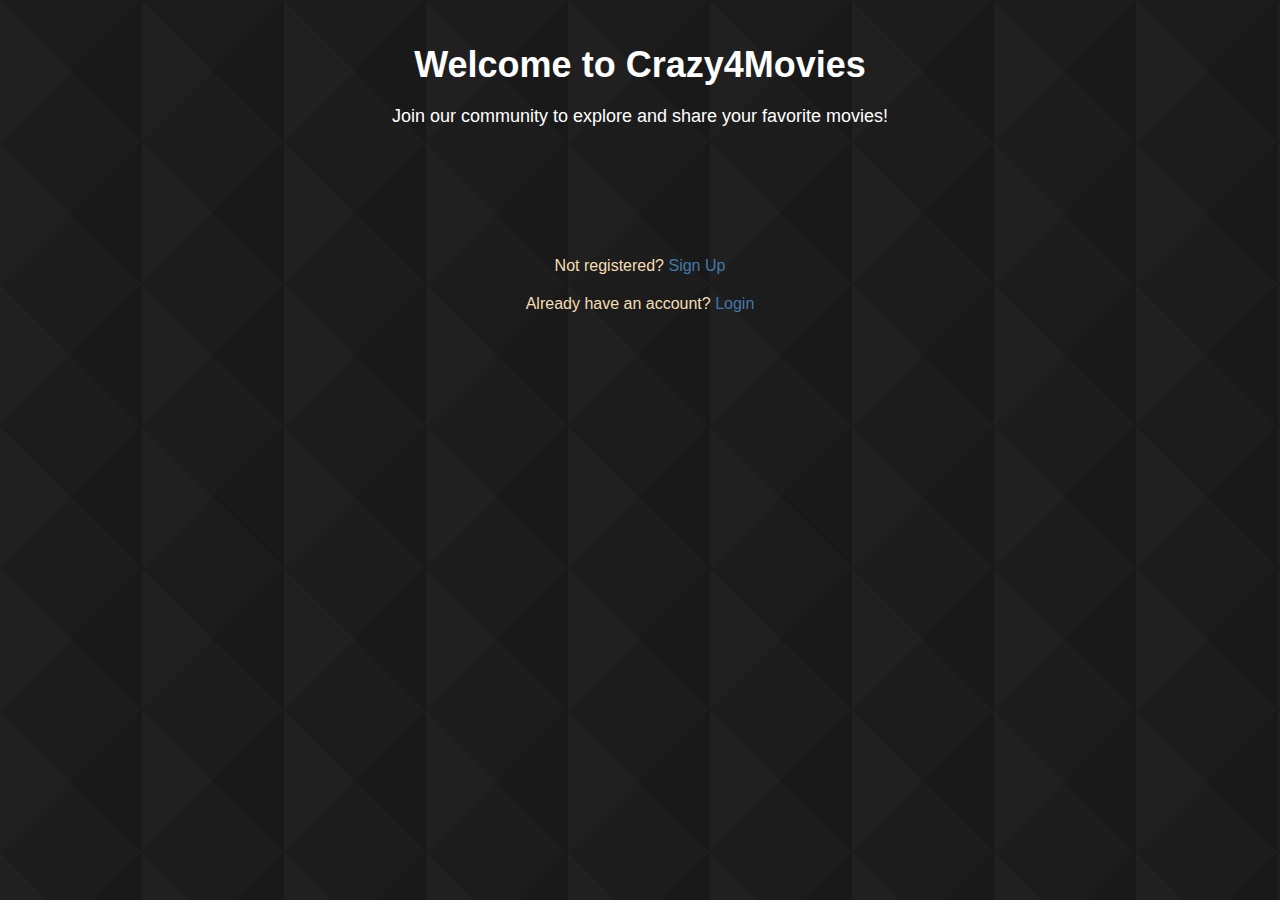
<file: index.html>
<!DOCTYPE html>
<html lang="en">
<head>
    <meta charset="UTF-8">
    <meta name="viewport" content="width=device-width, initial-scale=1.0">
    <title>Movie Review Site</title>
    <link rel="stylesheet" href="index.css">
</head>
<body>
    <div class="container">
        <div class="welcome">
            <h1>Welcome to Crazy4Movies</h1>
            <p>Join our community to explore and share your favorite movies!</p>
        </div>
    </div>
    
    <div class="container">
        <div id="signupForm" class="form-container">
            <h2>Sign Up</h2>
            <form id="signup">
                <input type="text" placeholder="Username" required>
                <input type="email" placeholder="Email" required>
                <input type="password" placeholder="Password" required>
                <button type="submit">Sign Up</button>
            </form>
        </div>
        <div id="loginForm" class="form-container">
            <h2>Login</h2>
            <form id="login">
                <input type="text" placeholder="Username" required>
                <input type="password" placeholder="Password" required>
                <button type="submit">Login</button>
            </form>
        </div>
    </div>

    <div class="container">
        <p>Not registered? <a href="#" id="signupLink">Sign Up</a></p>
        <p>Already have an account? <a href="#" id="loginLink">Login</a></p>
    </div>

    <script src="index.js"></script>
</body>
</html>
</file>
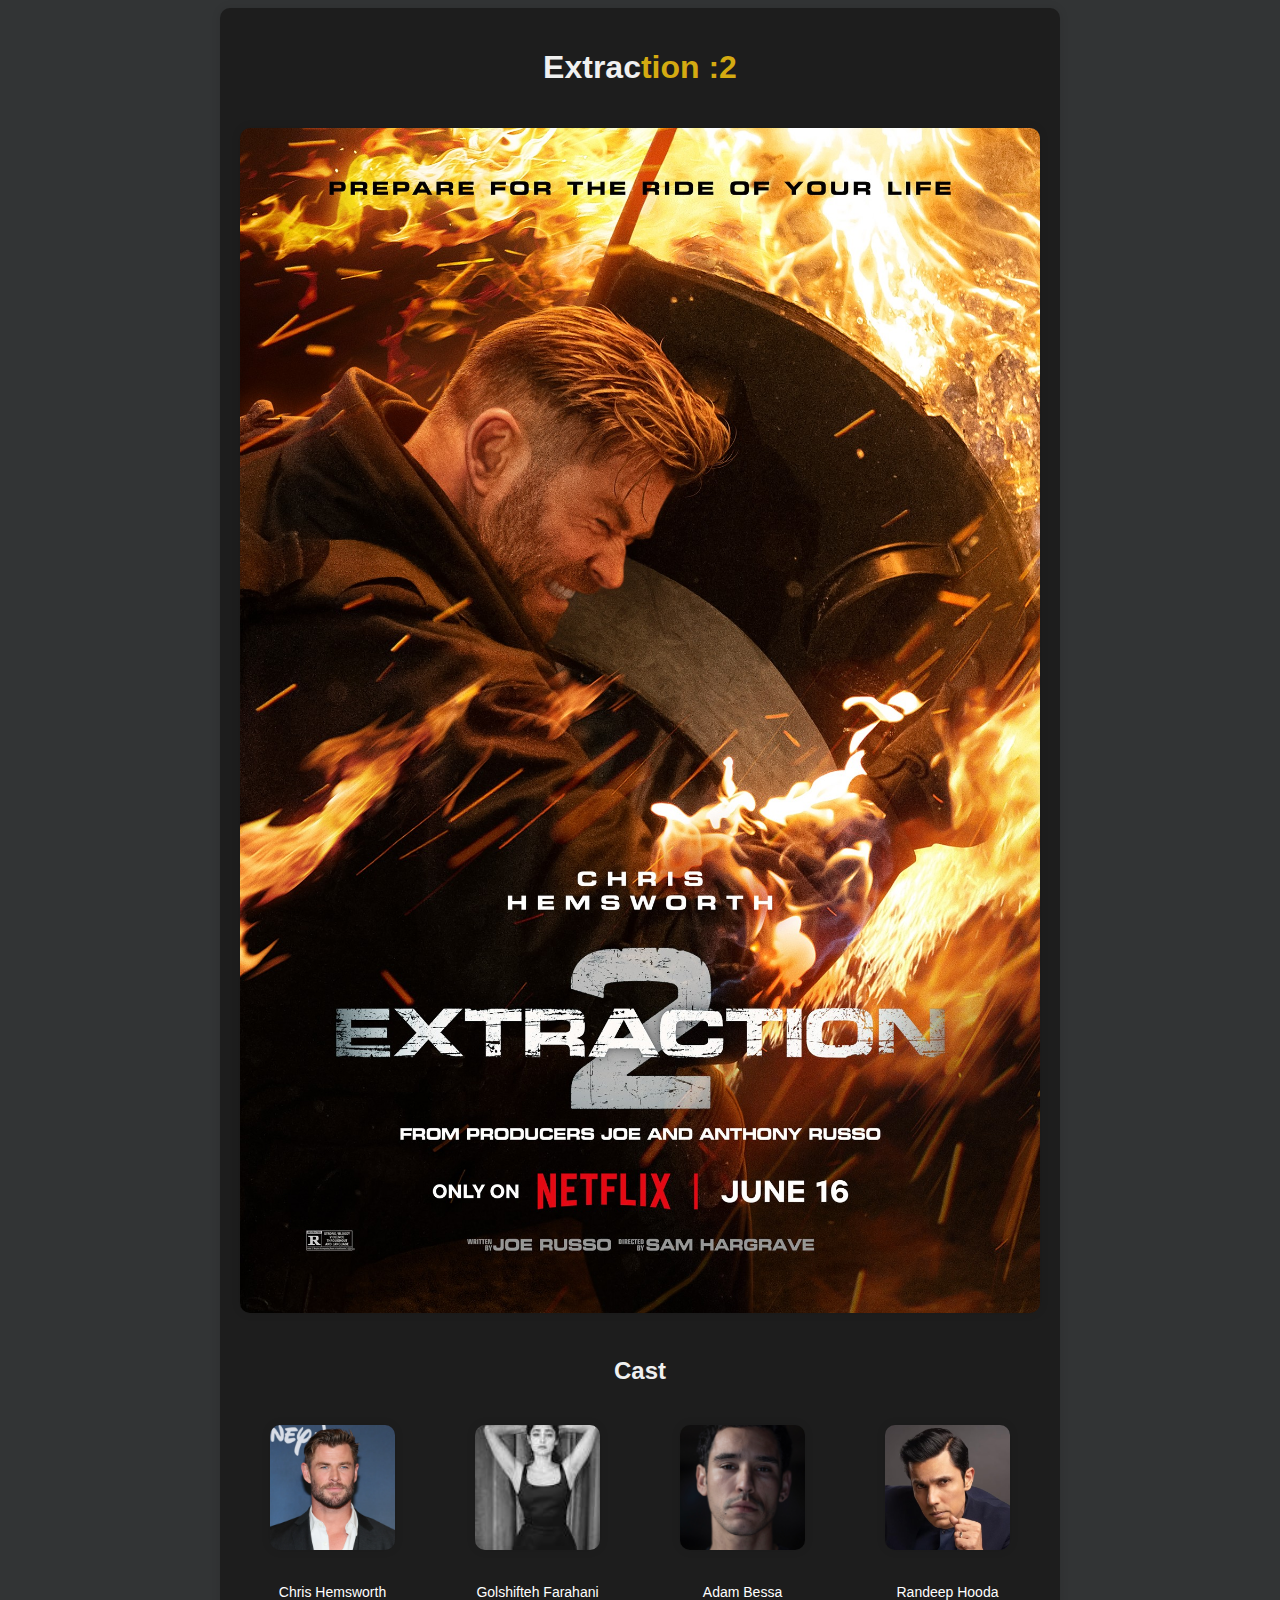
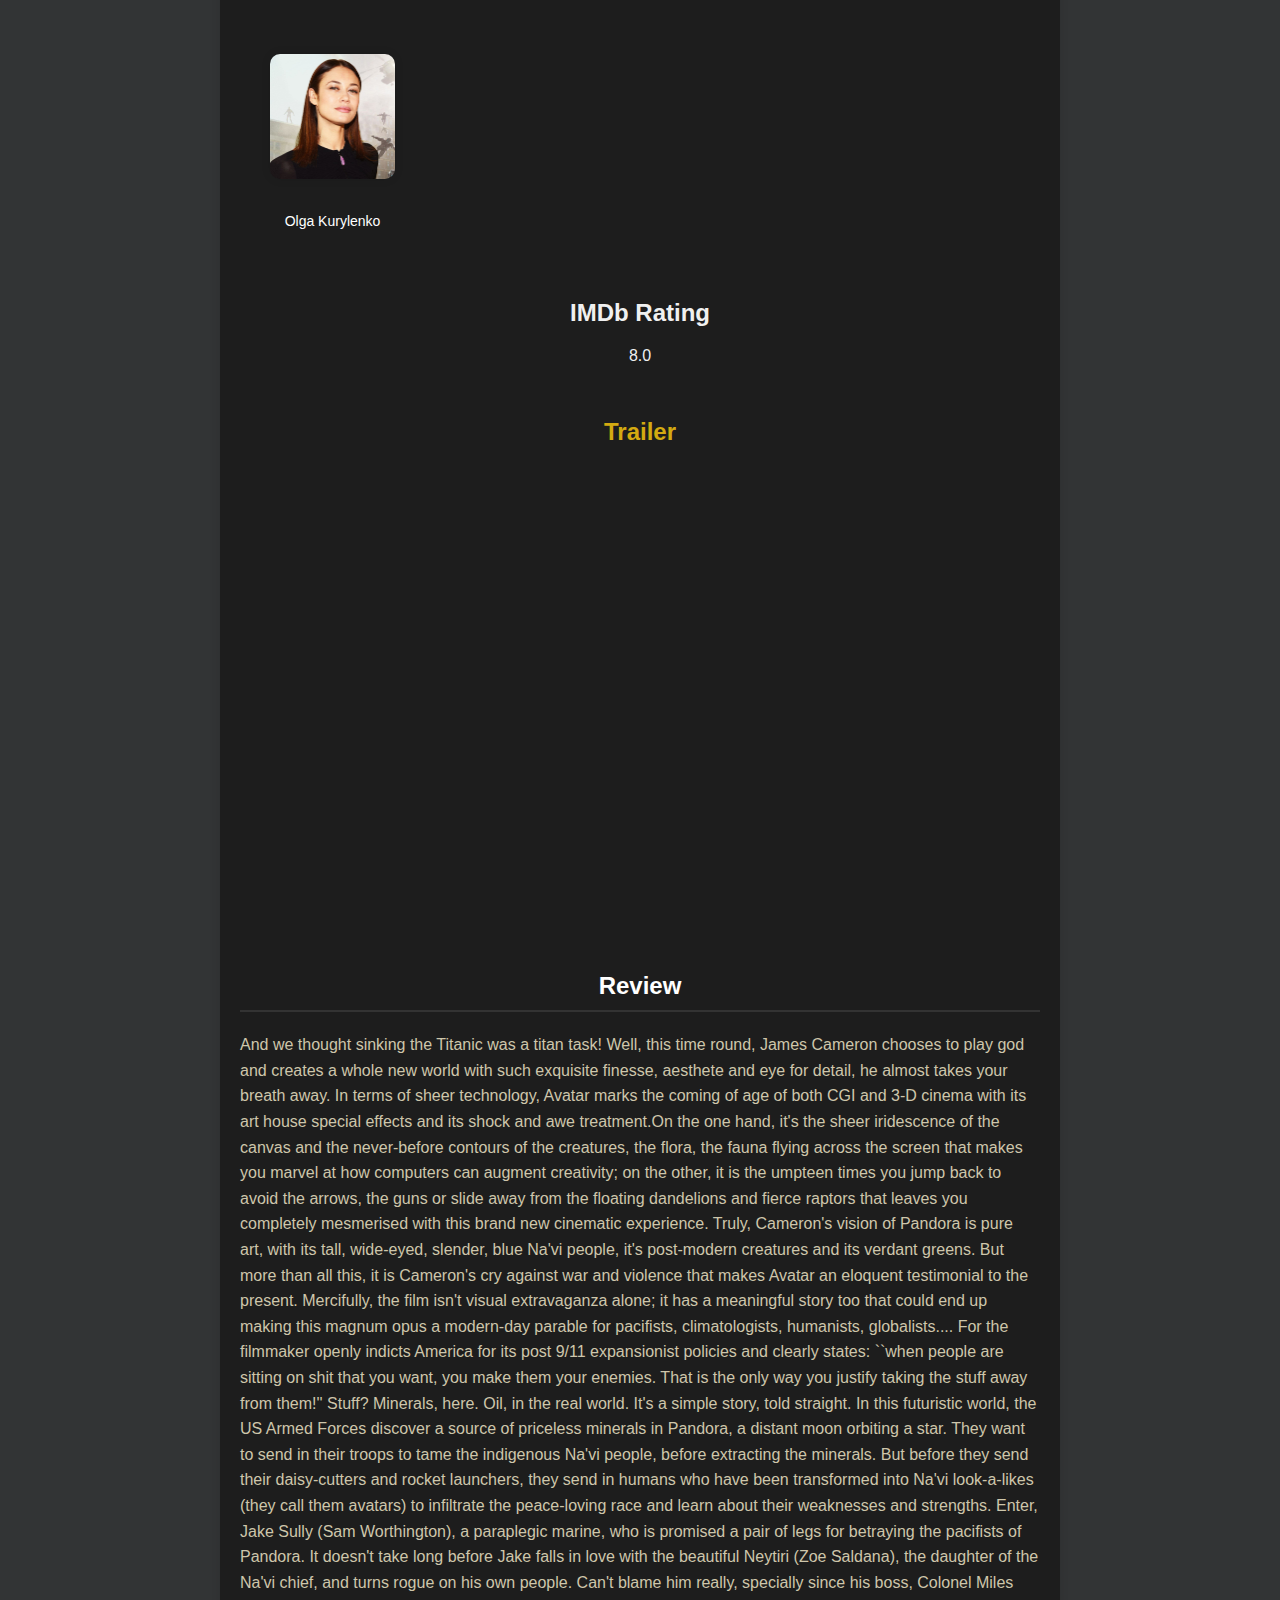
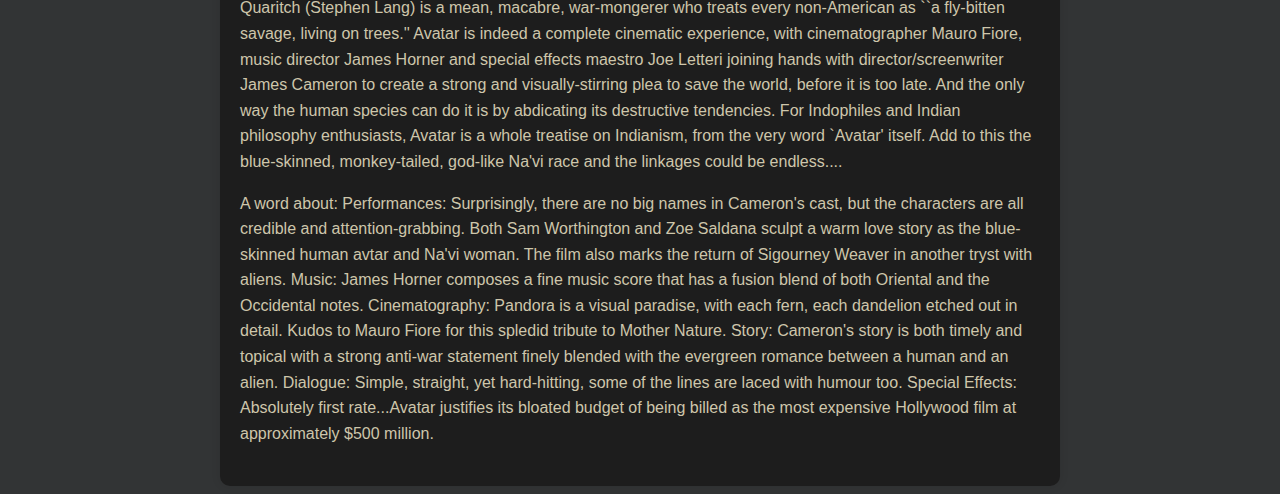
<file: Extraction.html>
<!DOCTYPE html>
<html lang="en">
<head>
  <meta charset="UTF-8">
  <meta name="viewport" content="width=device-width, initial-scale=1.0">
  <title>Movie Review</title>
  <link rel="stylesheet" href="style2.css">
</head>
<body>
    
  <div class="container">
    
    <div class="movie-info">
      <h1>Extrac<span>tion :2</span></h1>
      <img src="/images/Extraciton.cHJkLWVtcy1hc3NldHMvbW92aWVzL2Q1MmE0YWI4LWM2ODItNDU4Ny1iNzk0LTM2NDgzZjVhYWU5Ni5qcGc=" alt="Movie Poster">
      <h2>Cast</h2>
      <!-- Inside the movie-info div -->
<div class="cast-grid">
    <div class="cast-item">
      <img src="/images/chris Hemsworth.webp" alt="Actor 1">
      <p style="color: white;">Chris Hemsworth</p>
    </div>
    <div class="cast-item">
      <img src="/images/Golshifteh Farahani.jpg" alt="Actor 2">
      <p style="color: white;">Golshifteh Farahani</p>
    </div>
    <div class="cast-item">
      <img src="/images/Adam Bessa.jpg" alt="Actor 3">
      <p style="color: white;">Adam Bessa</p>
    </div>
    <div class="cast-item">
        <img src="/images/Randeep Hooda.avif" alt="Actor 3">
        <p style="color: white;">Randeep Hooda</p>
      </div>
      <div class="cast-item">
        <img src="/images/Olga Kurylenko.jpeg" alt="Actor 3">
        <p style="color: white;">Olga Kurylenko</p>
      </div>
  </div>
  <br> <br>
      <h2>IMDb Rating</h2>
      <p id="imdb-rating">8.0</p>
      <br> 

      <div class="trailer">
        <h2>Trailer</h2><br><br>
        <div class="video-container">
            <iframe width="560" height="315" src="https://www.youtube.com/embed/iWx_o5Iatpw?si=PSgul3JH5V7miFzH" title="YouTube video player" frameborder="0" allow="accelerometer; autoplay; clipboard-write; encrypted-media; gyroscope; picture-in-picture; web-share" referrerpolicy="strict-origin-when-cross-origin" allowfullscreen></iframe>      </div>
    <div class="review">
      <h2 style="color: white;">Review</h2>
      <p id="movie-review">
        And we thought sinking the Titanic was a titan task! Well, this time round, James Cameron chooses to play god and creates a whole new world with such exquisite finesse, aesthete and eye for detail, he almost takes your breath away. In terms of sheer technology, Avatar marks the coming of age of both CGI and 3-D cinema with its art house special effects and its shock and awe treatment.On the one hand, it's the sheer iridescence of the canvas and the never-before contours of the creatures, the flora, the fauna flying across the screen that makes you marvel at how computers can augment creativity; on the other, it is the umpteen times you jump back to avoid the arrows, the guns or slide away from the floating dandelions and fierce raptors that leaves you completely mesmerised with this brand new cinematic experience. Truly, Cameron's vision of Pandora is pure art, with its tall, wide-eyed, slender, blue Na'vi people, it's post-modern creatures and its verdant greens.
        But more than all this, it is Cameron's cry against war and violence that makes Avatar an eloquent testimonial to the present. Mercifully, the film isn't visual extravaganza alone; it has a meaningful story too that could end up making this magnum opus a modern-day parable for pacifists, climatologists, humanists, globalists.... For the filmmaker openly indicts America for its post 9/11 expansionist policies and clearly states: ``when people are sitting on shit that you want, you make them your enemies. That is the only way you justify taking the stuff away from them!'' Stuff? Minerals, here. Oil, in the real world.
        It's a simple story, told straight. In this futuristic world, the US Armed Forces discover a source of priceless minerals in Pandora, a distant moon orbiting a star. They want to send in their troops to tame the indigenous Na'vi people, before extracting the minerals. But before they send their daisy-cutters and rocket launchers, they send in humans who have been transformed into Na'vi look-a-likes (they call them avatars) to infiltrate the peace-loving race and learn about their weaknesses and strengths. Enter, Jake Sully (Sam Worthington), a paraplegic marine, who is promised a pair of legs for betraying the pacifists of Pandora. It doesn't take long before Jake falls in love with the beautiful Neytiri (Zoe Saldana), the daughter of the Na'vi chief, and turns rogue on his own people. Can't blame him really, specially since his boss, Colonel Miles Quaritch (Stephen Lang) is a mean, macabre, war-mongerer who treats every non-American as ``a fly-bitten savage, living on trees.''
        Avatar is indeed a complete cinematic experience, with cinematographer Mauro Fiore, music director James Horner and special effects maestro Joe Letteri joining hands with director/screenwriter James Cameron to create a strong and visually-stirring plea to save the world, before it is too late. And the only way the human species can do it is by abdicating its destructive tendencies. For Indophiles and Indian philosophy enthusiasts, Avatar is a whole treatise on Indianism, from the very word `Avatar' itself. Add to this the blue-skinned, monkey-tailed, god-like Na'vi race and the linkages could be endless....
        </p><p>A word about:
        Performances: Surprisingly, there are no big names in Cameron's cast, but the characters are all credible and attention-grabbing. Both Sam Worthington and Zoe Saldana sculpt a warm love story as the blue-skinned human avtar and Na'vi woman. The film also marks the return of Sigourney Weaver in another tryst with aliens.
        Music: James Horner composes a fine music score that has a fusion blend of both Oriental and the Occidental notes.
        Cinematography: Pandora is a visual paradise, with each fern, each dandelion etched out in detail. Kudos to Mauro Fiore for this spledid tribute to Mother Nature.
        Story: Cameron's story is both timely and topical with a strong anti-war statement finely blended with the evergreen romance between a human and an alien.
        Dialogue: Simple, straight, yet hard-hitting, some of the lines are laced with humour too.
        Special Effects: Absolutely first rate...Avatar justifies its bloated budget of being billed as the most expensive Hollywood film at approximately $500 million.
      </p>
    </div>
    
  </div>
  <script src="script.js"></script>
</body>
</html>
</file>
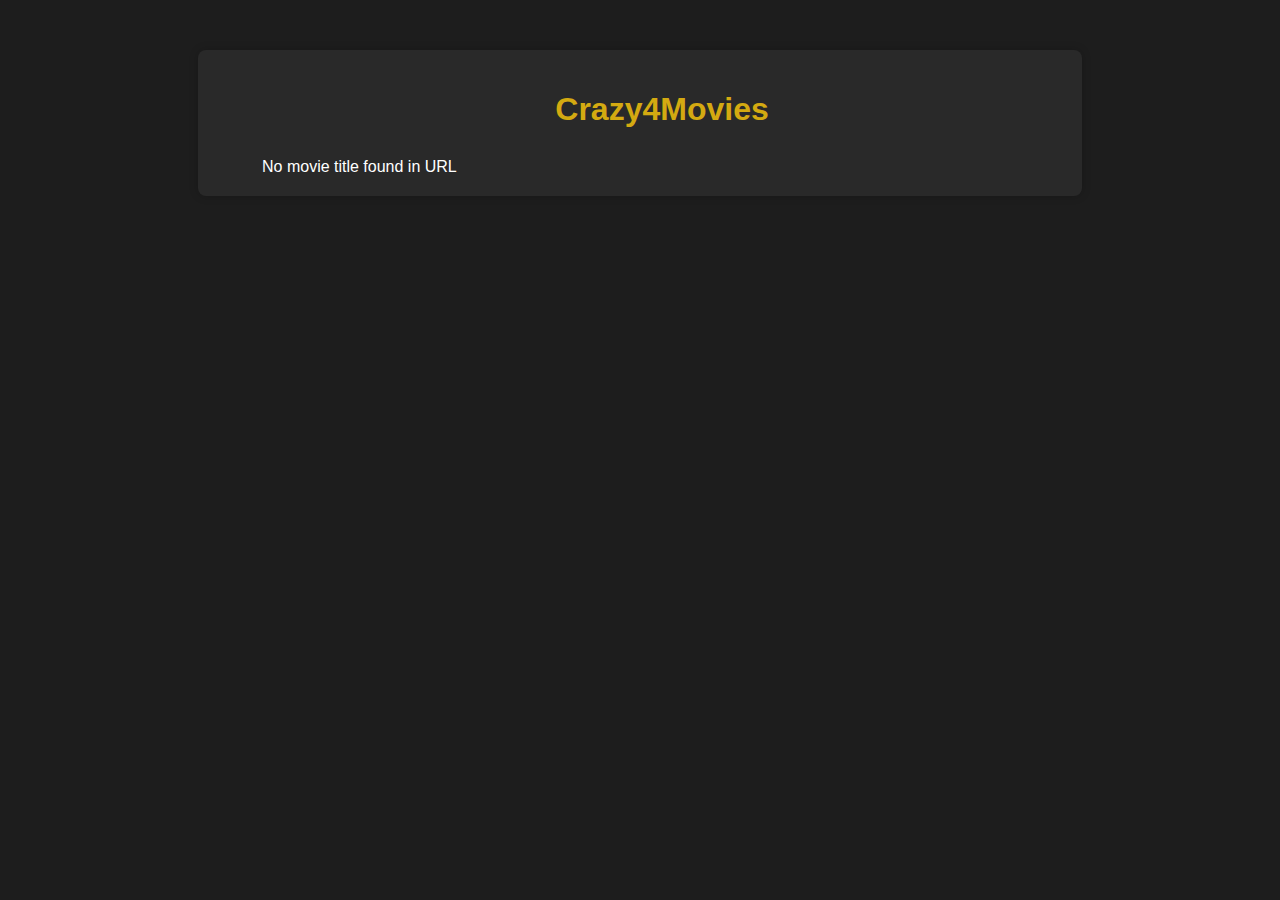
<file: review.html>
<!DOCTYPE html>
<html lang="en">
<head>
    <meta charset="UTF-8">
    <meta name="viewport" content="width=device-width, initial-scale=1.0">
    <title>Movie Review</title>
    <link rel="stylesheet" href="review.css">
</head>
<body>
    <div class="container">
        <h1>Crazy4Movies</h1>
        <div id="reviewDetails"></div>
    </div>

    <script src="review.js"></script>
</body>
</html>
</file>
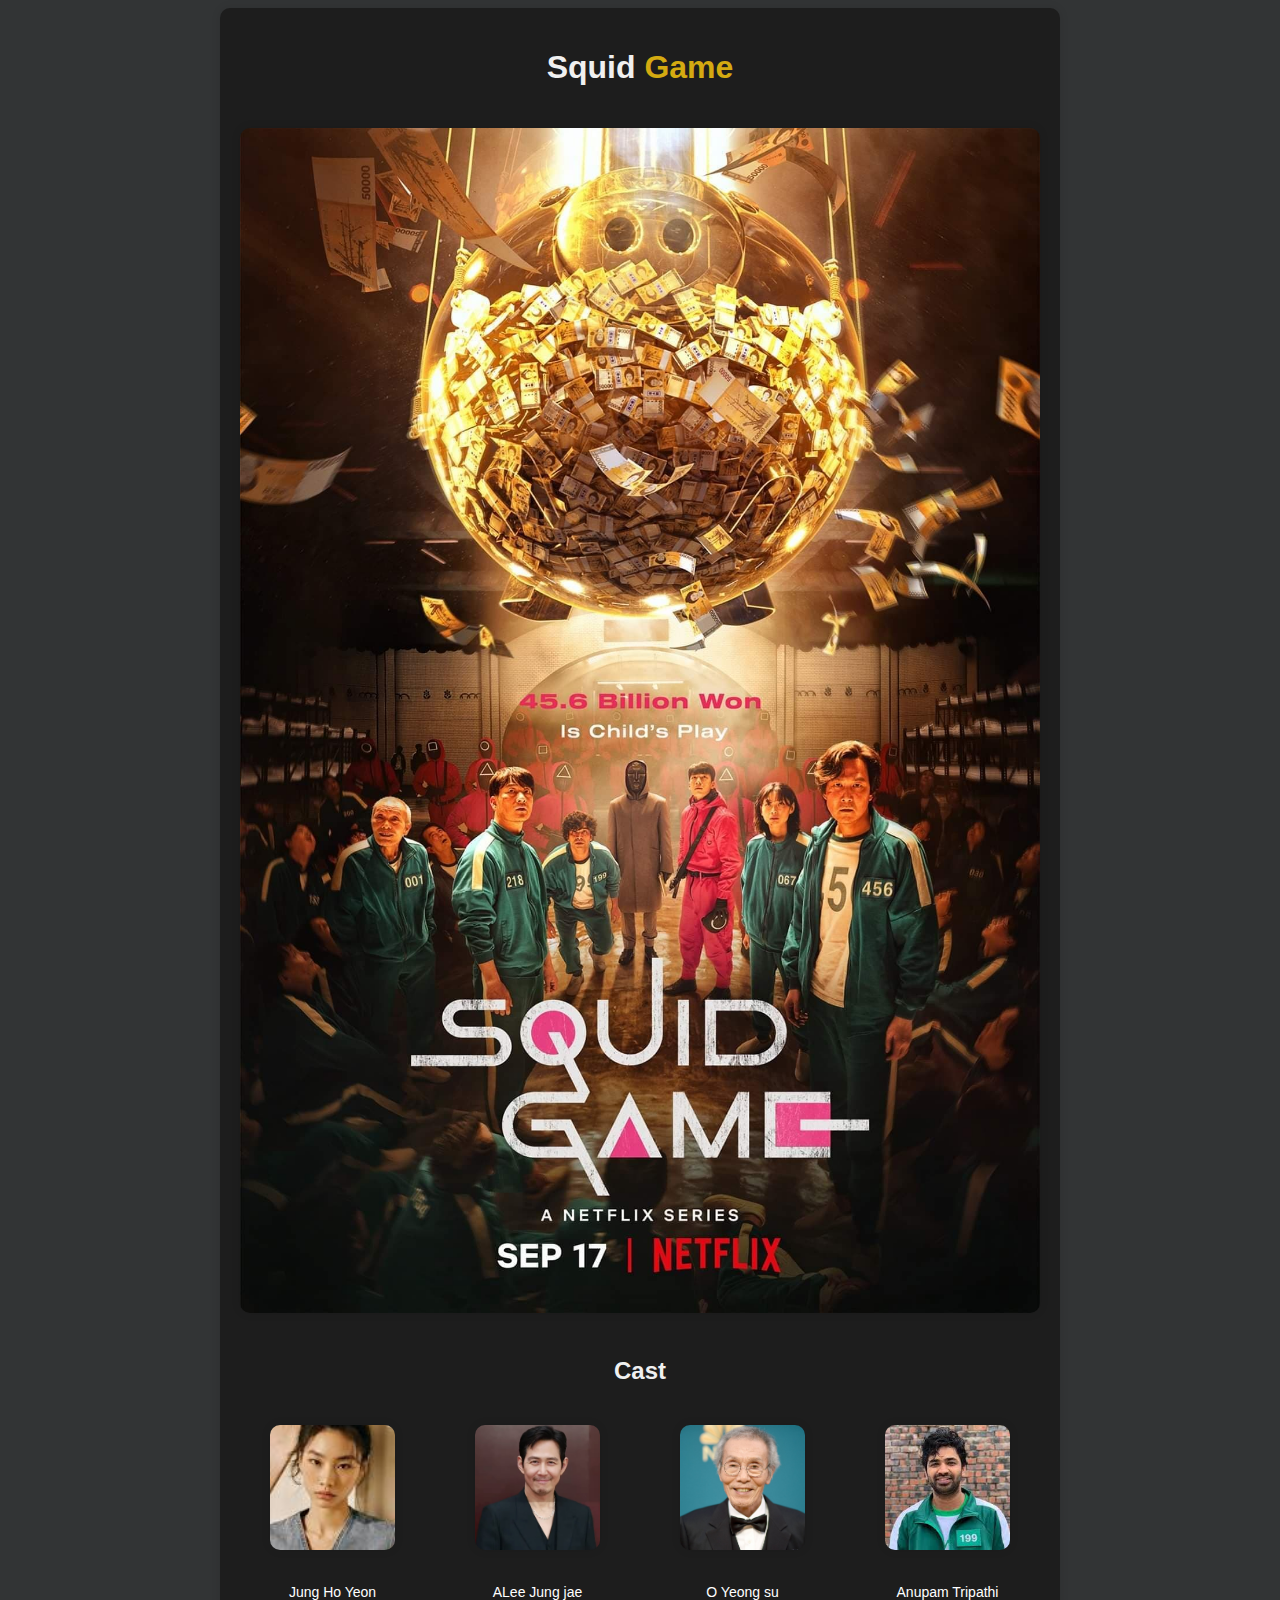
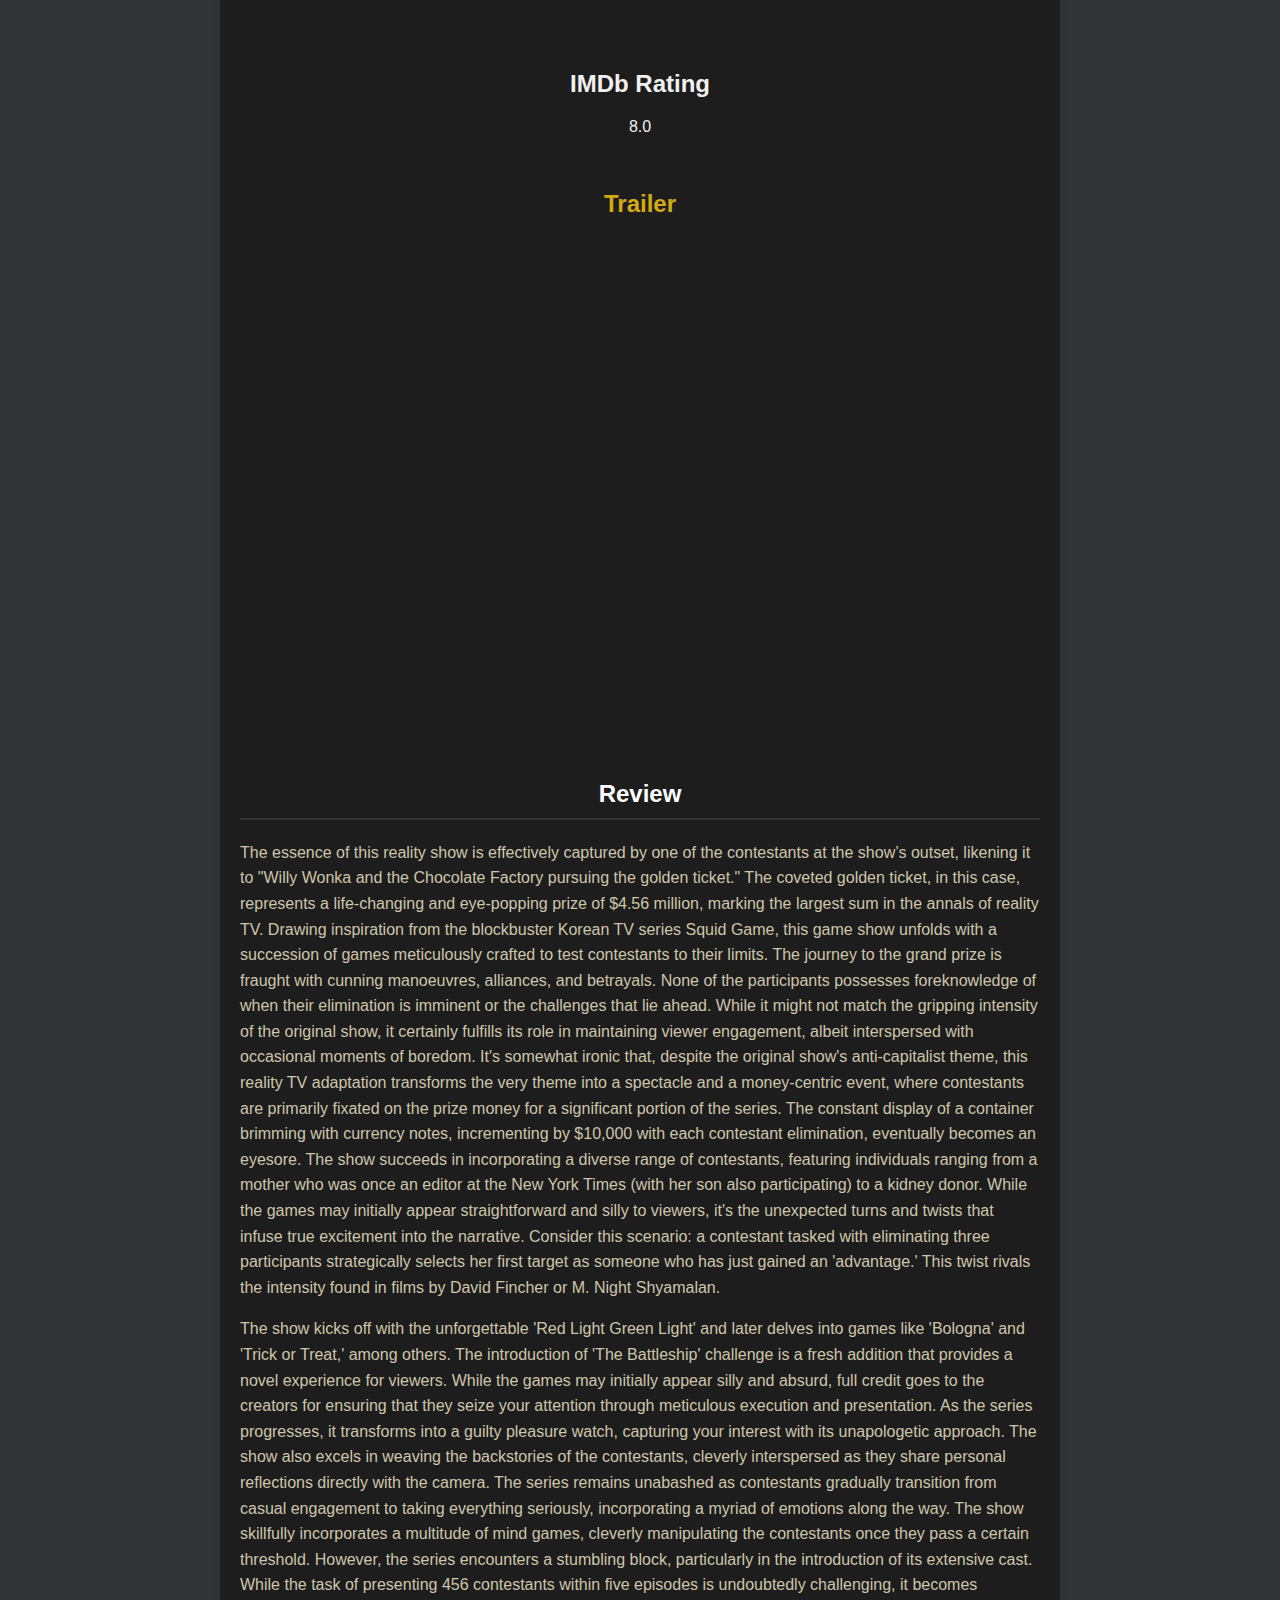
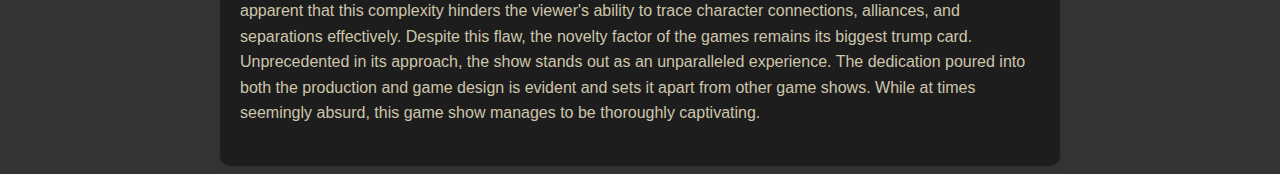
<file: squidgame.html>
<!DOCTYPE html>
<html lang="en">
<head>
  <meta charset="UTF-8">
  <meta name="viewport" content="width=device-width, initial-scale=1.0">
  <title>Movie Review</title>
  <link rel="stylesheet" href="style2.css">
</head>
<body>
    
  <div class="container">
    
    <div class="movie-info">
      <h1>Squid<span> Game</span></h1>
      <img src="/images/squidgame.jpg" alt="Movie Poster">
      <h2>Cast</h2>
      <!-- Inside the movie-info div -->
<div class="cast-grid">
    <div class="cast-item">
      <img src="/images/Jung_Ho_Yeon.jpg" alt="Actor 1">
      <p style="color: white;">Jung Ho Yeon</p>
    </div>
    <div class="cast-item">
      <img src="/images/Lee_Jung-jae.jpg" alt="Actor 2">
      <p style="color: white;">ALee Jung jae</p>
    </div>
    <div class="cast-item">
      <img src="/images/O Yeong-su.jpg" alt="Actor 3">
      <p style="color: white;">O Yeong su</p>
    </div>
    <div class="cast-item">
        <img src="/images/Anupam_Tripathi.jpg" alt="Actor 3">
        <p style="color: white;">Anupam Tripathi</p>
      </div>
  </div>
  <br> <br>
      <h2>IMDb Rating</h2>
      <p id="imdb-rating">8.0</p>
      <br> 

      <div class="trailer">
        <h2>Trailer</h2><br><br>
        <div class="video-container">
          <iframe width="560" height="315" src="https://www.youtube.com/embed/qexxrmahCDg?si=FXWN807hE4fYOF2P" title="YouTube video player" frameborder="0" allow="accelerometer; autoplay; clipboard-write; encrypted-media; gyroscope; picture-in-picture; web-share" referrerpolicy="strict-origin-when-cross-origin" allowfullscreen></iframe>
        </div>
        <br><br>
      </div>
    <div class="review">
      <h2 style="color: white;">Review</h2>
      <p id="movie-review">
        The essence of this reality show is effectively captured by one of the contestants at the show’s outset, likening it to "Willy Wonka and the Chocolate Factory pursuing the golden ticket." The coveted golden ticket, in this case, represents a life-changing and eye-popping prize of $4.56 million, marking the largest sum in the annals of reality TV. Drawing inspiration from the blockbuster Korean TV series Squid Game, this game show unfolds with a succession of games meticulously crafted to test contestants to their limits. The journey to the grand prize is fraught with cunning manoeuvres, alliances, and betrayals. None of the participants possesses foreknowledge of when their elimination is imminent or the challenges that lie ahead. While it might not match the gripping intensity of the original show, it certainly fulfills its role in maintaining viewer engagement, albeit interspersed with occasional moments of boredom.

It's somewhat ironic that, despite the original show's anti-capitalist theme, this reality TV adaptation transforms the very theme into a spectacle and a money-centric event, where contestants are primarily fixated on the prize money for a significant portion of the series. The constant display of a container brimming with currency notes, incrementing by $10,000 with each contestant elimination, eventually becomes an eyesore. The show succeeds in incorporating a diverse range of contestants, featuring individuals ranging from a mother who was once an editor at the New York Times (with her son also participating) to a kidney donor. While the games may initially appear straightforward and silly to viewers, it's the unexpected turns and twists that infuse true excitement into the narrative. Consider this scenario: a contestant tasked with eliminating three participants strategically selects her first target as someone who has just gained an 'advantage.' This twist rivals the intensity found in films by David Fincher or M. Night Shyamalan.

</p><p>The show kicks off with the unforgettable 'Red Light Green Light' and later delves into games like 'Bologna' and 'Trick or Treat,' among others. The introduction of 'The Battleship' challenge is a fresh addition that provides a novel experience for viewers. While the games may initially appear silly and absurd, full credit goes to the creators for ensuring that they seize your attention through meticulous execution and presentation. As the series progresses, it transforms into a guilty pleasure watch, capturing your interest with its unapologetic approach. The show also excels in weaving the backstories of the contestants, cleverly interspersed as they share personal reflections directly with the camera. The series remains unabashed as contestants gradually transition from casual engagement to taking everything seriously, incorporating a myriad of emotions along the way.

The show skillfully incorporates a multitude of mind games, cleverly manipulating the contestants once they pass a certain threshold. However, the series encounters a stumbling block, particularly in the introduction of its extensive cast. While the task of presenting 456 contestants within five episodes is undoubtedly challenging, it becomes apparent that this complexity hinders the viewer's ability to trace character connections, alliances, and separations effectively. Despite this flaw, the novelty factor of the games remains its biggest trump card. Unprecedented in its approach, the show stands out as an unparalleled experience. The dedication poured into both the production and game design is evident and sets it apart from other game shows. While at times seemingly absurd, this game show manages to be thoroughly captivating.
      </p>
    </div>
    
  </div>
  <script src="script.js"></script>
</body>
</html>
</file>
<file: index.css>
/* styles.css */
body {
    margin: 0;
    padding: 0;
    font-family: Arial, sans-serif;
    background-image: linear-gradient(45deg, rgba(187, 187, 187,0.04) 0%, rgba(187, 187, 187,0.04) 50%,rgba(86, 86, 86,0.04) 50%, rgba(86, 86, 86,0.04) 100%),linear-gradient(135deg, rgba(166, 166, 166,0.04) 0%, rgba(166, 166, 166,0.04) 50%,rgba(92, 92, 92,0.04) 50%, rgba(92, 92, 92,0.04) 100%),linear-gradient(90deg, rgb(20,20,20),rgb(20,20,20)); background-size: 142px 142px;    overflow: hidden;
    color: wheat;
}

.container {
    max-width: 800px;
    margin: 0 auto;
    padding: 20px;
    position: relative;
    z-index: 1;
  
    
}

.welcome {
    text-align: center;
    margin-bottom: 30px;
    color: #fff;
}

.welcome h1 {
    font-size: 36px;
    margin-bottom: 10px;
}

.welcome p {
    font-size: 18px;
}

.form-container {
    display: none;
    background-color: rgba(255, 255, 255, 0.9);
    max-width: 300px;
    padding: 20px;
    border-radius: 8px;
    box-shadow: 0 0 10px rgba(0, 0, 0, 0.1);
    margin-left: 27%;
}

.form-container h2 {
    margin-top: 0;
    margin-bottom: 20px;
    text-align: center;
}

.form-container input[type="text"],
.form-container input[type="email"],
.form-container input[type="password"] {
    width: 100%;
    margin-bottom: 20px;
    padding: 10px;
    border: 1px solid #ccc;
    border-radius: 5px;
    box-sizing: border-box;
}

.form-container button {
    width: 100%;
    padding: 10px;
    background-color: #007bff;
    color: #fff;
    border: none;
    border-radius: 5px;
    cursor: pointer;
}

.form-container button:hover {
    background-color: #0056b3;
}

.container p {
    text-align: center;
    margin-top: 20px;
}

.container p a {
    color: #4578ab;
    text-decoration: none;
}

.container p a:hover {
    text-decoration: underline;
}
</file>
<file: style2.css>
body{
    background-color:#323435;
    --dark-color: #171717;
    --light-dark-color: #292929;
    --yellow-color: #d4aa11;
    font-family: 'Inter', sans-serif;
}
.logo{
    
    padding: 1rem 0;
    border-bottom: 1px solid var(--light-dark-color);
}
.logo p{
    font-size: 3rem;
    color: #fff;
    font-weight: bold;
}
.logo p span{
    color: var(--yellow-color);
}

.container {
    max-width: 800px;
    margin: 0 auto;
    padding: 20px;
    background-color: #1d1d1d;
    box-shadow: 0 0 10px rgba(0, 0, 0, 0.1);
    border-radius: 10px;
}

.movie-info {
    text-align: center;
    margin-bottom: 20px;
    color: #f0f0f0;
}

.movie-info img {
    max-width: 100%;
    height: auto;
    margin: 20px auto;
    box-shadow: 0 0 10px rgba(0, 0, 0, 0.1);
    border-radius: 10px;
}

.cast {
    list-style-type: none;
    padding: 0;
    margin: 0;
    text-align: left;
}

.cast li {
    margin-bottom: 8px;
}

.review {
    margin-bottom: 20px;
}

.review h2 {
    border-bottom: 2px solid #333;
    padding-bottom: 10px;
    margin-bottom: 20px;
    color: #333;
}

.review p {
    line-height: 1.6;
    color: rgb(206, 198, 171);
    text-align: left;
}

.trailer {
    text-align: center;
    color: var(--yellow-color);
}

#player {
    width: 100%;
}


.cast-grid {
    display: grid;
    grid-template-columns: repeat(auto-fit, minmax(150px, 1fr));
    grid-gap: 20px;
    justify-content: center;
   
}

.cast-item {
    text-align: center;
    
}

.cast-item img {
    width: 125px; /* Adjust as needed */
    height: 125px; /* Adjust as needed */
    object-fit: cover;
    border-radius: 10px;
    box-shadow: 0 0 10px rgba(0, 0, 0, 0.1);
}

.cast-item p {
    margin-top: 10px;
    font-size: 14px;
    color: #333;
}

.video-container {
    position: relative;
    width: 100%;
    padding-top: 56.25%; /* 16:9 aspect ratio */
}

.video-container iframe {
    position: absolute;
    top: 0;
    left: 0;
    width: 100%;
    height: 100%;
}

span {
    color: #d4aa11;
}
@media screen and (max-width: 400px) {
    .container {
      max-width: 90%;
    }
  }
</file>
<file: review.css>
body {
    background-color: #1d1d1d;
    color: #fff;
    font-family: 'Inter', sans-serif;
    margin: 0;
    padding: 0;
}

.container {
    width: 90%;
    max-width: 800px;
    margin: 50px auto;
    padding: 20px;
    background-color: #292929;
    border-radius: 8px;
    box-shadow: 0 0 10px rgba(0, 0, 0, 0.2);
    padding-left: 5%;
}

h1 {
    font-size: 32px;
    color: #d4aa11;
    margin-bottom: 30px;
    text-align: center;
}

.review-details {
    padding: 20px;
}

.review-details img {
    display: block;
    width: 100%;
    max-width: 100%;
    margin-bottom: 20px;
    border-radius: 8px;
    box-shadow: 0 0 10px rgba(0, 0, 0, 0.5);
    margin: 0 auto 20px;
    
}

.review-details p {
    line-height: 1.6;
    margin-bottom: 20px;
}

.review-details p strong {
    font-weight: bold;
    color: #d4aa11;
}

.trailer-container {
    position: relative;
    width: 100%;
    padding-top: 56.25%; /* Maintain aspect ratio */
    overflow: hidden;
    margin-bottom: 20px;
    
}

.trailer-container iframe {
    position: absolute;
    top: 0;
    left: 0;
    width: 100%;
    height: 100%;
    border: 0;
    padding-left: -25px;
}

@media screen and (max-width: 600px) {
    .container {
        width: 100%;
        border-radius: 0;
        box-shadow: none;
        padding: 10px;
    }

    h1 {
        font-size: 28px;
        margin-bottom: 20px;
    }

    .review-details {
        padding: 15px;
    }
}
strong{
    color: #d4aa11;
    font-size: 18px;
}
.movie-misc-info{
    color: #d4aa11;
    font-size: 18px;
}
b{
    color: #d4aa11;
    font-size: 18px;
}
h3{
    color: #d4aa11;
    font-size: 18px;
}
</file>
